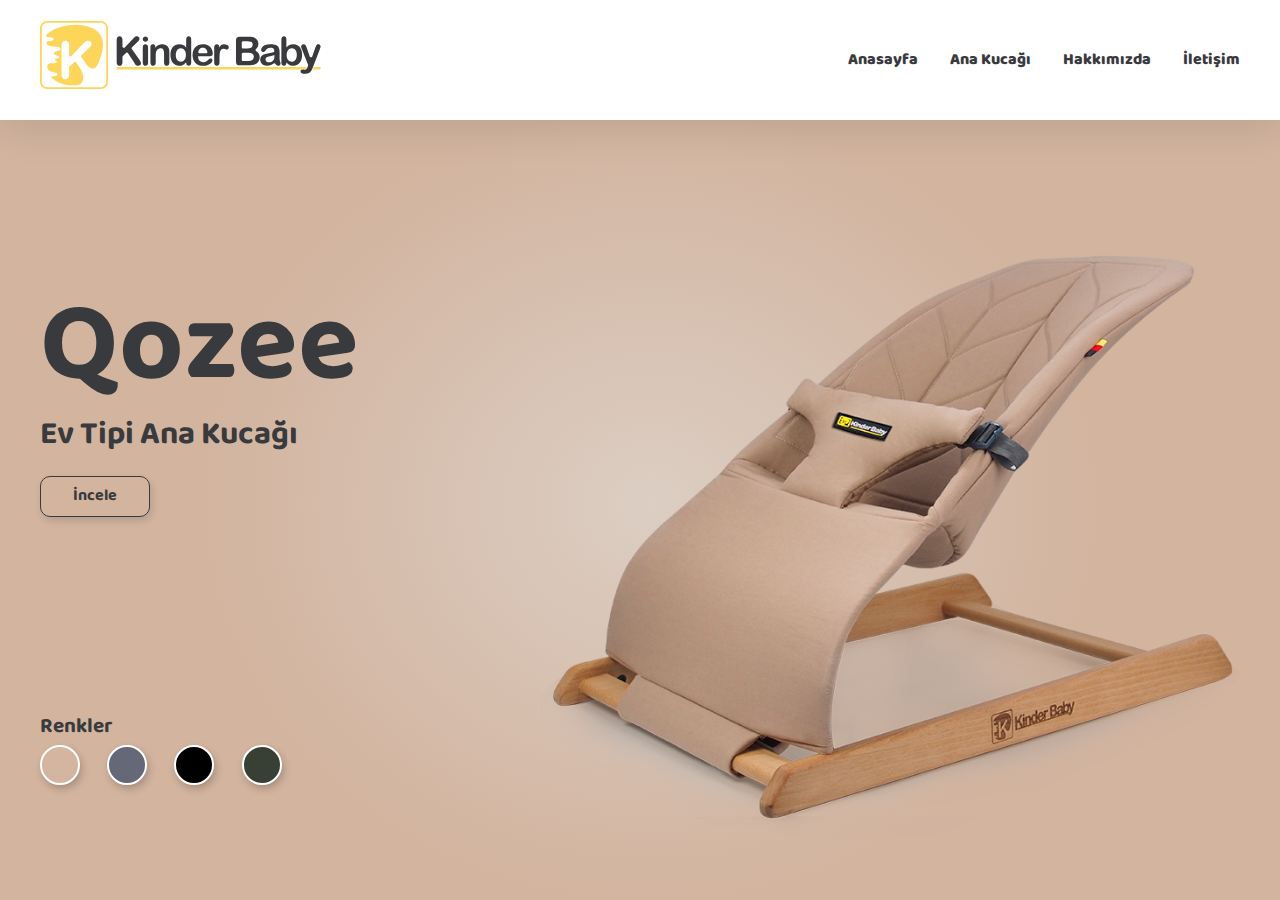
<file: index.html>
<!DOCTYPE html>
<html lang="en">
  <head>
    <meta charset="UTF-8" />
    <meta http-equiv="X-UA-Compatible" content="IE=edge" />
    <meta name="viewport" content="width=device-width, initial-scale=1.0" />
    <title>Kinder Baby</title>
    <link rel="preconnect" href="https://fonts.googleapis.com" />
    <link rel="preconnect" href="https://fonts.gstatic.com" crossorigin />
    <link rel="icon" type="image/png" sizes="96x96" href="img/favicon.png">
    <meta name="description" content="Kinder Baby Qozee ev tipi ana kucağı">
    <meta name="keywords" content="kinder baby,ana kucağı,ev tipi ana kucağı,ahşap ana kucağı,bebek gereçleri,qozee">
    <link
      href="https://fonts.googleapis.com/css2?family=Baloo+Bhaijaan+2:wght@400;500;600;700;800&display=swap"
      rel="stylesheet"
    />
    <link rel="stylesheet" href="global.css" />
    <link rel="stylesheet" href="main.css" />
    <link rel="stylesheet" href="tablet.css" />
    <link
      rel="stylesheet"
      media="screen and (max-width: 650px)"
      href="mobile.css"
    />
    <link
      rel="stylesheet"
      href="https://cdnjs.cloudflare.com/ajax/libs/font-awesome/6.1.1/css/all.min.css"
      integrity="sha512-KfkfwYDsLkIlwQp6LFnl8zNdLGxu9YAA1QvwINks4PhcElQSvqcyVLLD9aMhXd13uQjoXtEKNosOWaZqXgel0g=="
      crossorigin="anonymous"
      referrerpolicy="no-referrer"
    />
  </head>
  <body class="bodybg">
    <header id="header">
      <nav class="navigation container">
        <a href="index.html"
          ><img class="main-logo" src="img/logo.svg" alt="Kinder baby Logo"
        /></a>
        <input type="checkbox" id="click" />
        <label for="click" class="menu-btn">
          <i class="fas fa-bars"></i>
        </label>
        <ul class="nav-link">
          <li><a href="index.html">Anasayfa</a></li>
          <li><a href="productinfo.html">Ana Kucağı </a></li>
          <li><a href="about.html">Hakkımızda</a></li>
          <li><a href="contact.php">İletişim</a></li>
        </ul>
      </nav>
    </header>
    <section id="main" class="container">
      <div class="product-info colorWhite">
        <h1 id="" class="textcolor colorBlackClass">Qozee</h1>
        <h2 class="textcolor">Ev Tipi Ana Kucağı</h2>
        <a href="productinfo.html" class="info textcolor">İncele</a>
        <p class="textcolor">Renkler</p>
        <div class="color-ellipse">
          <button
            class="beige"
            onclick="imgSlider('img/beige.png');prcolor('');colorBlack();"
          ></button>
          <button
            class="gray"
            onclick="imgSlider('img/grey.png');prcolor
            ('radial-gradient(48.65% 43.61% at 50% 56.39%, #A7ABBA 0%, #646877 100%)');highlightedItems();"
          ></button>
          <button
            class="black"
            onclick="imgSlider('img/black.png');prcolor(' radial-gradient(63% 56.48% at 50% 57.13%, #8E8E8E 0%, #222326 78.8%)');highlightedItems();"
          ></button>
          <button
            class="khaki"
            onclick="imgSlider('img/khaki.png');prcolor('radial-gradient(63% 56.48% at 50% 57.13%, #898E85 0%, #43493E 78.8%)'); highlightedItems();"
          ></button>
        </div>
      </div>
      <img src="img/beige.png" alt="qozee ana kucağı bej" class="img-color" />
    </section>
    <!-- <footer class="ftr-home">
      <p class="footer-mail">info@kinderbaby.com.tr</p>
      <p>Copyright © kinderbaby.com.tr 2022 - Tüm hakları saklıdır.</p>
    </footer> -->
    <script type="text/javascript">
      function imgSlider(anything) {
        document.querySelector(".img-color").src = anything;
      }
      function prcolor(radialGradient) {
        const bodybg = document.querySelector(".bodybg");
        bodybg.style.background = radialGradient;
      }

      function highlightedItems(color) {
        const highlightedItems = document.querySelectorAll(".textcolor");

        highlightedItems.forEach(function (userItem) {
          userItem.style.color = "#fff";
          userItem.style.borderColor = "var(--yellow)";
        });
      }
      function colorBlack(color) {
        const colorBlack = document.querySelectorAll(".textcolor");

        colorBlack.forEach(function (userItem) {
          userItem.style.color = "var(--grey)";
          userItem.style.borderColor = "var(--grey)";
        });
      }
    </script>
  </body>
</html>
</file>
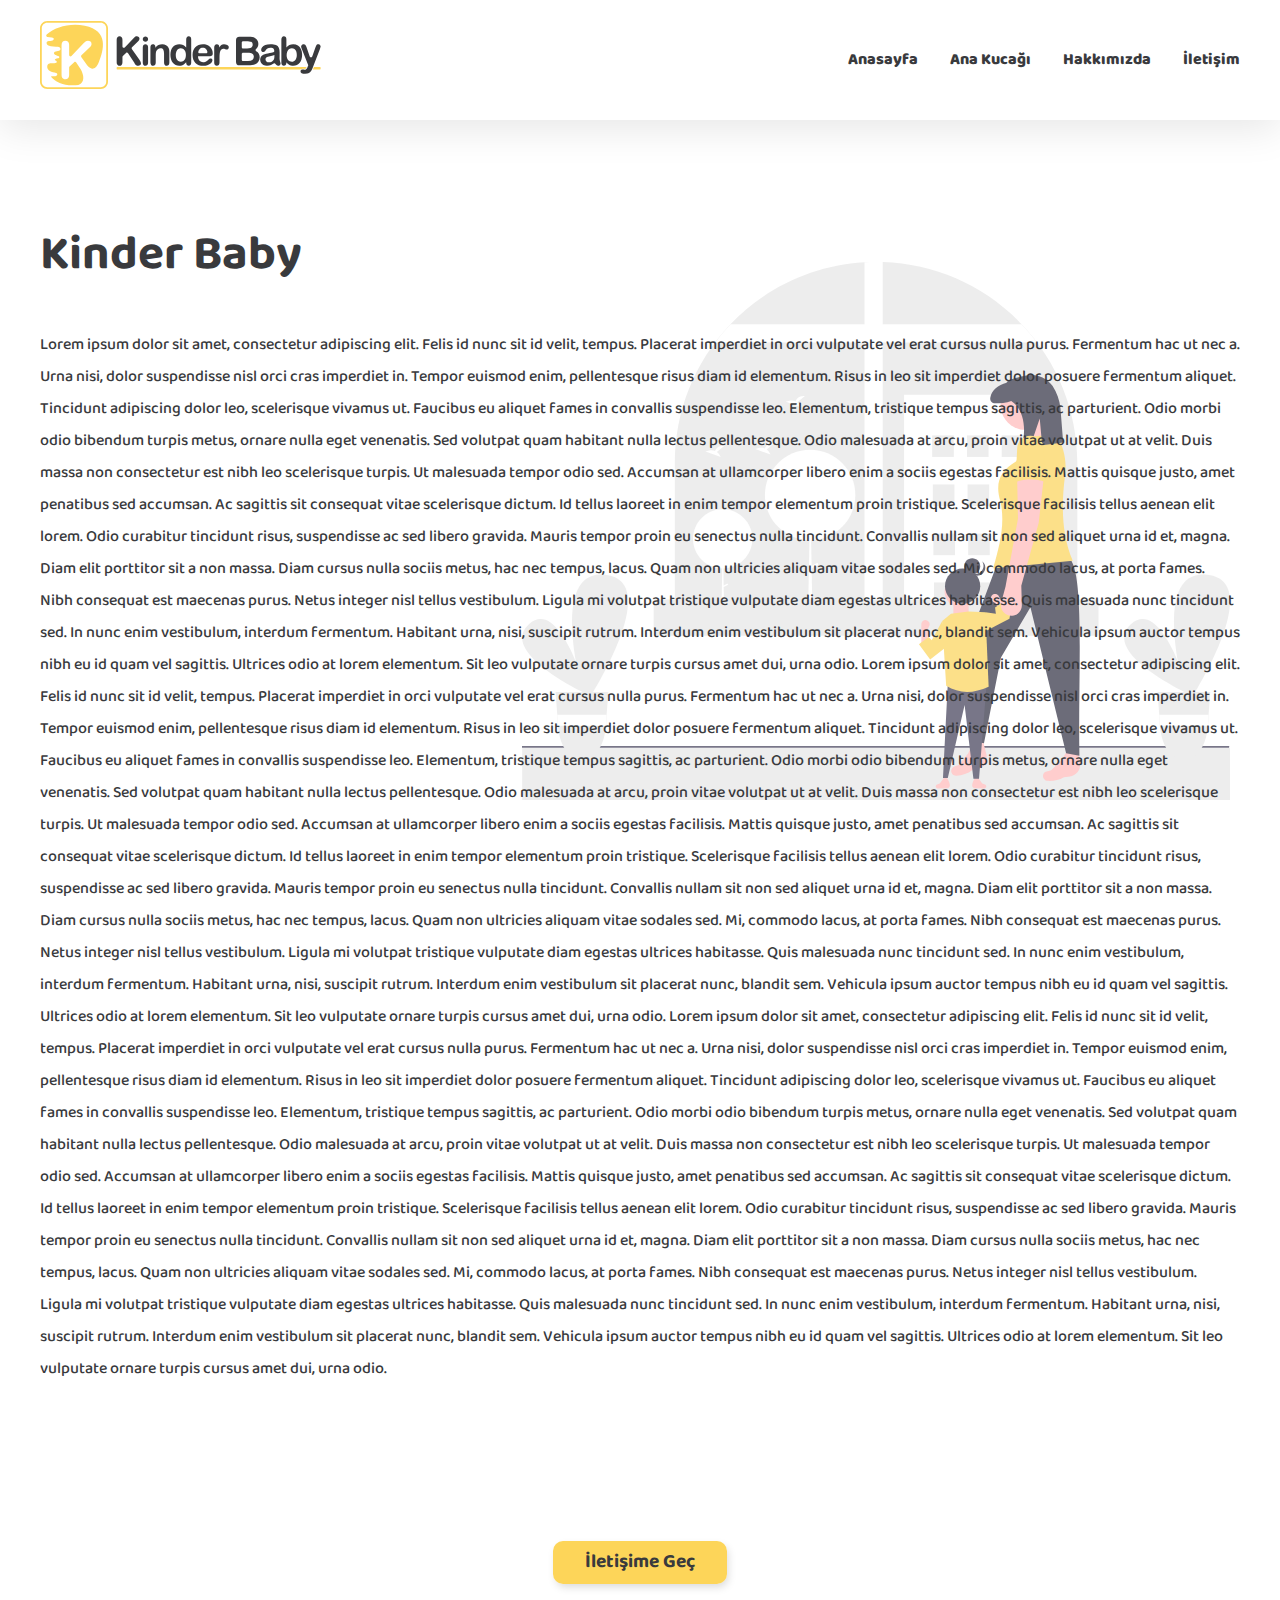
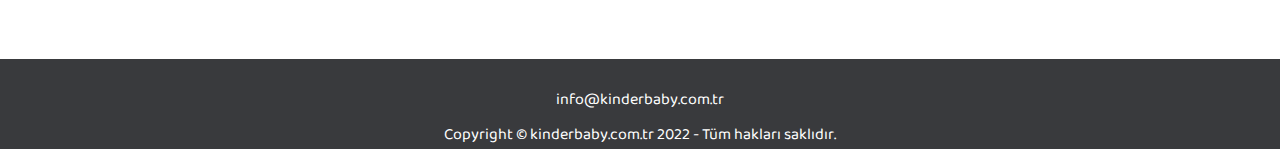
<file: about.html>
<!DOCTYPE html>
<html lang="en">
  <head>
    <meta charset="UTF-8" />
    <meta http-equiv="X-UA-Compatible" content="IE=edge" />
    <meta name="viewport" content="width=device-width, initial-scale=1.0" />
    <title>Hakkımızda</title>
    <link rel="preconnect" href="https://fonts.googleapis.com" />
    <link rel="preconnect" href="https://fonts.gstatic.com" crossorigin />
    <link rel="icon" type="image/png" sizes="96x96" href="img/favicon.png">
    <meta name="description" content="Kinder Baby Qozee ev tipi ana kucağı">
    <meta name="keywords" content="kinder baby,ana kucağı,ev tipi ana kucağı,ahşap ana kucağı,bebek gereçleri,qozee">
    <link
      href="https://fonts.googleapis.com/css2?family=Baloo+Bhaijaan+2:wght@400;500;600;700;800&display=swap"
      rel="stylesheet"
    />
    <link rel="stylesheet" href="global.css" />
    <link rel="stylesheet" href="main.css" />
    <link
      rel="stylesheet"
      media="screen and (max-width: 650px)"
      href="mobile.css"
    />
    <link
      rel="stylesheet"
      media="screen and (max-width: 768px)"
      href="tablet.css"
    />
    <link
      rel="stylesheet"
      href="https://cdnjs.cloudflare.com/ajax/libs/font-awesome/6.1.1/css/all.min.css"
      integrity="sha512-KfkfwYDsLkIlwQp6LFnl8zNdLGxu9YAA1QvwINks4PhcElQSvqcyVLLD9aMhXd13uQjoXtEKNosOWaZqXgel0g=="
      crossorigin="anonymous"
      referrerpolicy="no-referrer"
    />
  </head>
  <body id="about" class="footer-fixed">
    <header id="header">
      <nav class="navigation container">
        <a
          href="index.html
        "
          ><img src="img/logo.svg" alt="Kinder baby Logo"
        /></a>
        <input type="checkbox" id="click" />
        <label for="click" class="menu-btn">
          <i class="fas fa-bars"></i>
        </label>
        <ul class="nav-link">
          <li><a href="index.html">Anasayfa</a></li>
          <li><a href="productinfo.html">Ana Kucağı </a></li>
          <li><a href="about.html">Hakkımızda</a></li>
          <li><a href="contact.php">İletişim</a></li>
        </ul>
      </nav>
    </header>
    <section class="about container">
      <h2>Kinder Baby</h2>
      <p>
        Lorem ipsum dolor sit amet, consectetur adipiscing elit. Felis id nunc
        sit id velit, tempus. Placerat imperdiet in orci vulputate vel erat
        cursus nulla purus. Fermentum hac ut nec a. Urna nisi, dolor suspendisse
        nisl orci cras imperdiet in. Tempor euismod enim, pellentesque risus
        diam id elementum. Risus in leo sit imperdiet dolor posuere fermentum
        aliquet. Tincidunt adipiscing dolor leo, scelerisque vivamus ut.
        Faucibus eu aliquet fames in convallis suspendisse leo. Elementum,
        tristique tempus sagittis, ac parturient. Odio morbi odio bibendum
        turpis metus, ornare nulla eget venenatis. Sed volutpat quam habitant
        nulla lectus pellentesque. Odio malesuada at arcu, proin vitae volutpat
        ut at velit. Duis massa non consectetur est nibh leo scelerisque turpis.
        Ut malesuada tempor odio sed. Accumsan at ullamcorper libero enim a
        sociis egestas facilisis. Mattis quisque justo, amet penatibus sed
        accumsan. Ac sagittis sit consequat vitae scelerisque dictum. Id tellus
        laoreet in enim tempor elementum proin tristique. Scelerisque facilisis
        tellus aenean elit lorem. Odio curabitur tincidunt risus, suspendisse ac
        sed libero gravida. Mauris tempor proin eu senectus nulla tincidunt.
        Convallis nullam sit non sed aliquet urna id et, magna. Diam elit
        porttitor sit a non massa. Diam cursus nulla sociis metus, hac nec
        tempus, lacus. Quam non ultricies aliquam vitae sodales sed. Mi, commodo
        lacus, at porta fames. Nibh consequat est maecenas purus. Netus integer
        nisl tellus vestibulum. Ligula mi volutpat tristique vulputate diam
        egestas ultrices habitasse. Quis malesuada nunc tincidunt sed. In nunc
        enim vestibulum, interdum fermentum. Habitant urna, nisi, suscipit
        rutrum. Interdum enim vestibulum sit placerat nunc, blandit sem.
        Vehicula ipsum auctor tempus nibh eu id quam vel sagittis. Ultrices odio
        at lorem elementum. Sit leo vulputate ornare turpis cursus amet dui,
        urna odio. Lorem ipsum dolor sit amet, consectetur adipiscing elit.
        Felis id nunc sit id velit, tempus. Placerat imperdiet in orci vulputate
        vel erat cursus nulla purus. Fermentum hac ut nec a. Urna nisi, dolor
        suspendisse nisl orci cras imperdiet in. Tempor euismod enim,
        pellentesque risus diam id elementum. Risus in leo sit imperdiet dolor
        posuere fermentum aliquet. Tincidunt adipiscing dolor leo, scelerisque
        vivamus ut. Faucibus eu aliquet fames in convallis suspendisse leo.
        Elementum, tristique tempus sagittis, ac parturient. Odio morbi odio
        bibendum turpis metus, ornare nulla eget venenatis. Sed volutpat quam
        habitant nulla lectus pellentesque. Odio malesuada at arcu, proin vitae
        volutpat ut at velit. Duis massa non consectetur est nibh leo
        scelerisque turpis. Ut malesuada tempor odio sed. Accumsan at
        ullamcorper libero enim a sociis egestas facilisis. Mattis quisque
        justo, amet penatibus sed accumsan. Ac sagittis sit consequat vitae
        scelerisque dictum. Id tellus laoreet in enim tempor elementum proin
        tristique. Scelerisque facilisis tellus aenean elit lorem. Odio
        curabitur tincidunt risus, suspendisse ac sed libero gravida. Mauris
        tempor proin eu senectus nulla tincidunt. Convallis nullam sit non sed
        aliquet urna id et, magna. Diam elit porttitor sit a non massa. Diam
        cursus nulla sociis metus, hac nec tempus, lacus. Quam non ultricies
        aliquam vitae sodales sed. Mi, commodo lacus, at porta fames. Nibh
        consequat est maecenas purus. Netus integer nisl tellus vestibulum.
        Ligula mi volutpat tristique vulputate diam egestas ultrices habitasse.
        Quis malesuada nunc tincidunt sed. In nunc enim vestibulum, interdum
        fermentum. Habitant urna, nisi, suscipit rutrum. Interdum enim
        vestibulum sit placerat nunc, blandit sem. Vehicula ipsum auctor tempus
        nibh eu id quam vel sagittis. Ultrices odio at lorem elementum. Sit leo
        vulputate ornare turpis cursus amet dui, urna odio. Lorem ipsum dolor
        sit amet, consectetur adipiscing elit. Felis id nunc sit id velit,
        tempus. Placerat imperdiet in orci vulputate vel erat cursus nulla
        purus. Fermentum hac ut nec a. Urna nisi, dolor suspendisse nisl orci
        cras imperdiet in. Tempor euismod enim, pellentesque risus diam id
        elementum. Risus in leo sit imperdiet dolor posuere fermentum aliquet.
        Tincidunt adipiscing dolor leo, scelerisque vivamus ut. Faucibus eu
        aliquet fames in convallis suspendisse leo. Elementum, tristique tempus
        sagittis, ac parturient. Odio morbi odio bibendum turpis metus, ornare
        nulla eget venenatis. Sed volutpat quam habitant nulla lectus
        pellentesque. Odio malesuada at arcu, proin vitae volutpat ut at velit.
        Duis massa non consectetur est nibh leo scelerisque turpis. Ut malesuada
        tempor odio sed. Accumsan at ullamcorper libero enim a sociis egestas
        facilisis. Mattis quisque justo, amet penatibus sed accumsan. Ac
        sagittis sit consequat vitae scelerisque dictum. Id tellus laoreet in
        enim tempor elementum proin tristique. Scelerisque facilisis tellus
        aenean elit lorem. Odio curabitur tincidunt risus, suspendisse ac sed
        libero gravida. Mauris tempor proin eu senectus nulla tincidunt.
        Convallis nullam sit non sed aliquet urna id et, magna. Diam elit
        porttitor sit a non massa. Diam cursus nulla sociis metus, hac nec
        tempus, lacus. Quam non ultricies aliquam vitae sodales sed. Mi, commodo
        lacus, at porta fames. Nibh consequat est maecenas purus. Netus integer
        nisl tellus vestibulum. Ligula mi volutpat tristique vulputate diam
        egestas ultrices habitasse. Quis malesuada nunc tincidunt sed. In nunc
        enim vestibulum, interdum fermentum. Habitant urna, nisi, suscipit
        rutrum. Interdum enim vestibulum sit placerat nunc, blandit sem.
        Vehicula ipsum auctor tempus nibh eu id quam vel sagittis. Ultrices odio
        at lorem elementum. Sit leo vulputate ornare turpis cursus amet dui,
        urna odio.
      </p>
      <img src="img/about-img.svg" alt="Anne Bebek" />
      <div class="contact-me">
        <a href="contact.php" class="btn-yellow text-canter">İletişime Geç</a>
      </div>
    </section>
    <footer class="ftr">
      <p class="footer-mail">info@kinderbaby.com.tr</p>
      <p>Copyright © kinderbaby.com.tr 2022 - Tüm hakları saklıdır.</p>
    </footer>
  </body>
</html>
</file>
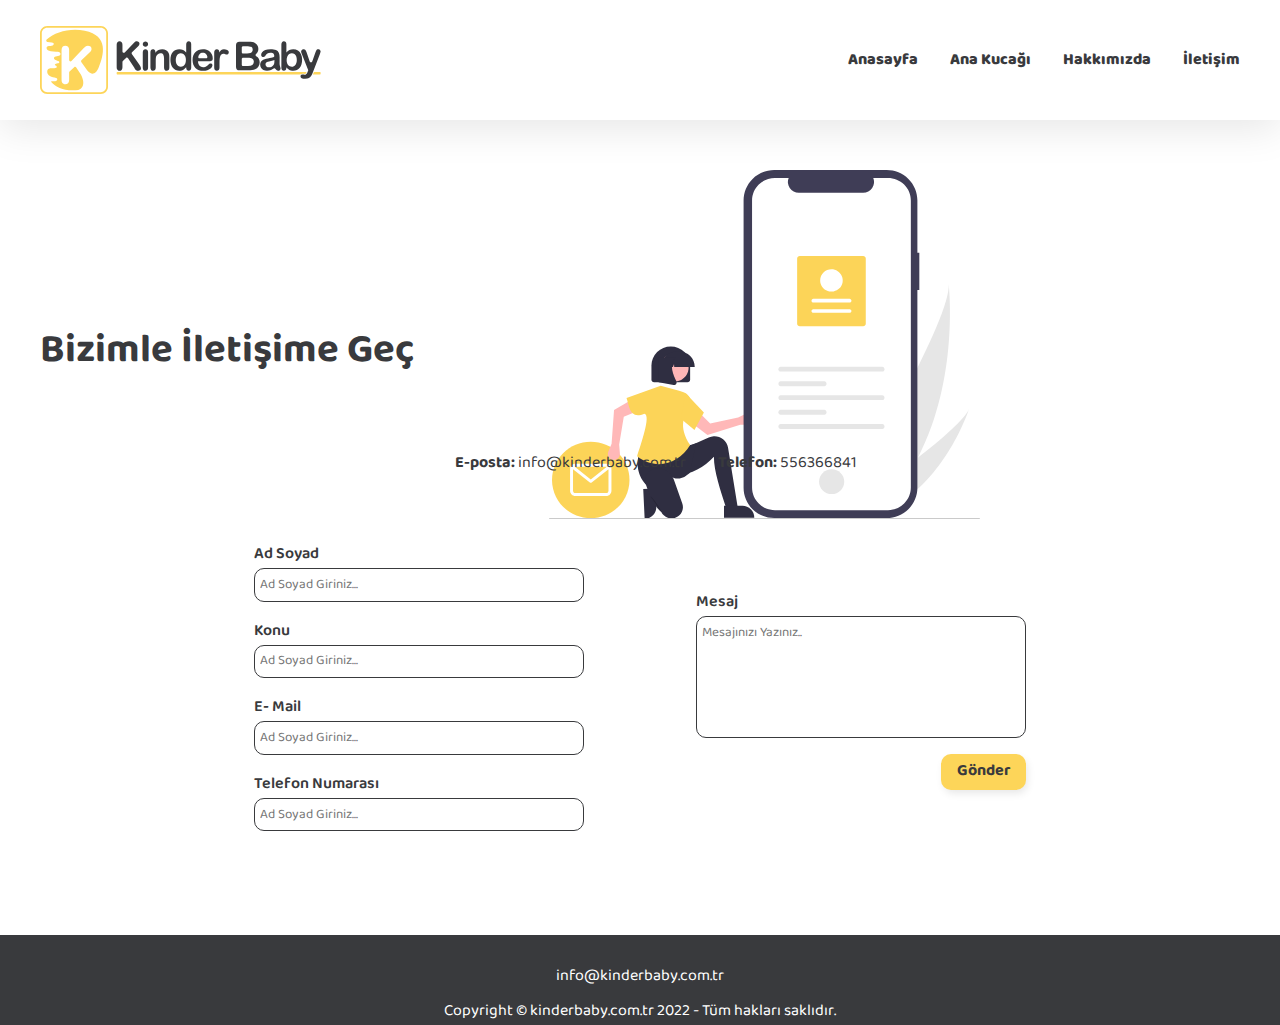
<file: contact.html>
<!DOCTYPE html>
<html lang="en">
  <head>
    <meta charset="UTF-8" />
    <meta http-equiv="X-UA-Compatible" content="IE=edge" />
    <meta name="viewport" content="width=device-width, initial-scale=1.0" />
    <title>iletişim</title>
    <link rel="preconnect" href="https://fonts.googleapis.com" />
    <link rel="preconnect" href="https://fonts.gstatic.com" crossorigin />
    <link
      href="https://fonts.googleapis.com/css2?family=Baloo+Bhaijaan+2:wght@400;500;600;700;800&display=swap"
      rel="stylesheet"
    />
    <link rel="stylesheet" href="global.css" />
    <link rel="stylesheet" href="main.css" />
    <link
    rel="stylesheet"
    
    href="tablet.css"
  />
    <link
      rel="stylesheet"
      media="screen and (max-width: 500px)"
      href="mobile.css"
    />
   
    <link
      rel="stylesheet"
      href="https://cdnjs.cloudflare.com/ajax/libs/font-awesome/6.1.1/css/all.min.css"
      integrity="sha512-KfkfwYDsLkIlwQp6LFnl8zNdLGxu9YAA1QvwINks4PhcElQSvqcyVLLD9aMhXd13uQjoXtEKNosOWaZqXgel0g=="
      crossorigin="anonymous"
      referrerpolicy="no-referrer"
    />
  </head>
  <body id="about">
    <header id="header">
      <nav class="navigation container">
        <img src="img/logo.svg" alt="Kinder baby Logo" />
        <input  type="checkbox" id="click" />
        <label for="click" class="menu-btn">
          <i class="fas fa-bars"></i>
        </label>
  
      <ul class="nav-link">
          <li><a href="index.html">Anasayfa</a></li>
          <li><a href="#">Ana Kucağı </a></li>
          <li><a href="about.html">Hakkımızda</a></li>
          <li><a href="#">İletişim</a></li>
        </ul>
      </nav>
    </header>
    <section class="contact container">
      <h2>Bizimle İletişime Geç</h2>
      <div class="mail-phone container">
        <p class="mailadress"><b>E-posta:</b> info@kinderbaby.com.tr</p>
        <p> <b>Telefon:</b> 556366841</p>
      </div>
      <div class="contact-img">
        <img src="img/contact-img.svg" alt="Kinder Baby İletişim" />
      </div>
      <div class="contact-form">
    <div class="item-1">
          <div class="form-group">
              
            <label for="">Ad Soyad</label>
            <input 
              type="text"
              name="isim"
              id="isim"
              class="form-control"
              placeholder="Ad Soyad Giriniz... "
            />
          </div> 
          <div class="form-group">
              
            <label for="">Konu</label>
            <input 
              type="text"
              name="isim"
              id="isim"
              class="form-control"
              placeholder="Ad Soyad Giriniz... "
            />
          </div> 
                 <div class="form-group">
            <label for="">E- Mail</label>
            <input 
              type="email"
              name="isim"
              id="isim"
              class="form-control"
              placeholder="Ad Soyad Giriniz... "
            />
          </div>
          <div class="form-group">
            <label for="">Telefon Numarası</label>
            <input 
              type="tel"
              name="isim"
              id="isim"
              class="form-control"
              placeholder="Ad Soyad Giriniz... "
            />
          </div>
        </div>
          <div class="item-2">
            <label for="" class="m-label">Mesaj</label>  
            <div class="message-button">
              
              <textarea
                name="Mesaj"
                id=""
                rows="5"
                class="form-control"
                placeholder="Mesajınızı Yazınız.."
              ></textarea>
              <button type="button" class="contact-button">Gönder</button>
            </div>
          
       </div>
        </div>
      </div>
     
    </section>
    <footer class="ftr">
        <p class="footer-mail">info@kinderbaby.com.tr</p>
        <p>Copyright © kinderbaby.com.tr 2022 - Tüm hakları saklıdır.</p>
    </footer>
  </body>
</html>
</file>
<file: global.css>
* {
  margin: 0px;
  padding: 0px;
  box-sizing: border-box;
  font-family: "Baloo Bhaijaan 2", cursive;
  color: var(--grey);
}
:root {
  --grey: #393a3d;
  --white: #fff;
  --yellow: #fdd559;
  --greygra: radial-gradient(
    48.65% 43.61% at 50% 56.39%,
    #a7abba 0%,
    #646877 100%
  );
}
a {
  text-decoration: none;
}
.text-canter {
  text-align: center;
}
.container {
  max-width: 1250px;
  margin: 0 auto;
  padding-left: 25px;
  padding-right: 25px;
}
.main-container {
  max-width: 1400px;
  margin: 0 auto;
}
.asd {
  max-width: 800px;
  margin: 0 auto;
}
li {
  list-style-type: none;
}
/* .colorWhite{
  color: var(--white);
} */
</file>
<file: main.css>
.footer-fixed {
  min-height: 100vh;
  display: flex;
  flex-direction: column;
}

.bodybg {
  height: 100vh;
  background: radial-gradient(
    34.85% 43.98% at 50.89% 56.02%,
    rgba(209, 190, 176, 0.76) 0%,
    #d2b49f 100%
  );
}
#header {
  width: 100%;
  background: var(--white);
  box-shadow: 0px 8px 40px rgba(0, 0, 0, 0.1);
}
.navigation {
  padding-left: 25px;
  padding-right: 25px;
  display: flex;
  justify-content: space-between;
  align-items: center;
  align-content: center;
  height: 120px;
}
.nav-link {
  display: flex;
  align-content: center;
}

.nav-link a {
  margin-left: 2rem;
  font-weight: 900;
  transition: 0.3s;
}
.nav-link a:hover {
  color: var(--yellow);

  border: 3px;
}
/* nav icon */
nav .menu-btn i {
  color: var(--grey);
  font-size: 1.5rem;
  display: none;
}
#click {
  display: none;
}

#main {
  display: flex;
  justify-content: space-between;
  /* flex-wrap: wrap; */
  margin-top: 3rem;
}
#main .product-info {
  padding-top: 8rem;
  /* padding-left: 6rem; */
}
#main img {
  position: relative;
  max-width: 800px;
  margin-top: 5rem;
  margin-right: -80px;
  z-index: -1;
}
.img-mobil {
  display: none;
  position: relative;
  max-width: 800px;
  margin-top: 5rem;
  margin-right: -80px;
  z-index: -1;
}

#main h1 {
  font-size: 7rem;
}
#main h2 {
  font-size: 2rem;
  margin-bottom: 20px;
}

#main .product-info .info {
  border: 1.5px solid var(--grey);
  padding: 0.4rem 2rem;
  border-radius: 10px;
  font-size: 1.2 rem;
  font-weight: 700;
  box-shadow: 2px 4px 8px -1px rgba(0, 0, 0, 0.15);
  transition: 0.3s;
}
.info:hover {
  background: var(--yellow);
}
#main .product-info h1 {
  line-height: 1;
}

#main .product-info p {
  font-size: 1.3rem;
  font-weight: 700;
  margin-top: 200px;
}

/* qozee color ellipse */

.color-ellipse {
  display: flex;
}
.color-ellipse button {
  cursor: pointer;
  margin-bottom: 3rem;
  width: 40px;
  height: 40px;
}
.color-ellipse .beige {
  background: #d3b5a0;
  border: 2.5px solid var(--white);
  border-radius: 100%;
  box-shadow: 2px 4px 8px -1px rgba(0, 0, 0, 0.25);
  transition: 0.3s;
}
.color-ellipse .gray {
  margin-left: 1.7rem;

  background: #646877;
  border: 2.5px solid var(--white);
  border-radius: 100%;
  box-shadow: 2px 4px 8px -1px rgba(0, 0, 0, 0.25);
}
.color-ellipse .black {
  margin-left: 1.7rem;
  width: 40px;
  height: 40px;
  background: #000000;
  border: 2.5px solid var(--white);
  border-radius: 100%;
  box-shadow: 2px 4px 8px -1px rgba(0, 0, 0, 0.25);
}
.color-ellipse .khaki {
  margin-left: 1.7rem;
  width: 40px;
  height: 40px;
  background: #384036;
  border: 2.5px solid var(--white);
  border-radius: 100%;
  box-shadow: 2px 4px 8px -1px rgba(0, 0, 0, 0.25);
}
.beige:hover {
  border: 2.5px solid var(--yellow);
  opacity: 90%;
}
.beige:active {
  border: 2.5px solid var(--yellow);
  opacity: 90%;
}
.gray:hover {
  border: 2.5px solid var(--yellow);
  opacity: 90%;
}
.black:hover {
  border: 2.5px solid var(--yellow);
  opacity: 90%;
}
.khaki:hover {
  border: 2.5px solid var(--yellow);
  opacity: 90%;
}
footer {
  background: var(--grey);
  bottom: 0;
  width: 100%;
  margin-top: auto;
}
footer p {
  text-align: center;
  color: var(--white);
}
footer .footer-mail {
  padding-top: 1.75rem;
  padding-bottom: 0.5rem;
}
/* about css */
#about {
  background: var(--white);
}
.contact-me {
  text-align: center;
  margin-top: 10rem;
  margin-bottom: 5rem;
}
.about {
  padding-right: 25px;
  padding-left: 25px;
}
.about h2 {
  font-size: 3rem;
  margin-top: 6rem;
}
.about p {
  font-weight: 500;
  margin-top: 2rem;
  line-height: 2;
}
.about img {
  opacity: 70%;
  width: 100%;
  max-width: 708px;
  height: auto;
  position: absolute;
  right: 0;
  bottom: 0;
  margin-right: 50px;
  margin-bottom: 100px;
  z-index: -1;
}
.btn-yellow {
  background: var(--yellow);
  color: var(--grey);
  padding: 0.3rem 2rem;
  border-radius: 10px;
  font-size: 1.2rem;
  font-weight: 700;
  box-shadow: 2px 4px 8px -1px rgba(0, 0, 0, 0.15);
  margin: 0 auto;
  margin-top: 3rem;
  transition: 0.3s;
}
.btn-yellow:hover {
  background: var(--grey);
  color: var(--yellow);
}

/* contact */
.contact {
  padding-top: 70px;
  display: flex;
  flex-direction: column;
  padding: left 25px;
  padding-right: 25px;
}
.contact h2 {
  font-size: 2.5rem;
  margin-top: 8rem;
}
.form-group label {
  display: block;
  margin-top: 1rem;
  font-weight: 600;
}
.m-label {
  font-weight: 600;
}
.mail-phone {
  display: flex;
}
.mail-phone p {
  margin-left: 2rem;
  margin-top: 4rem;
}
.contact .contact-img {
  position: absolute;
  right: 0;
  top: 0;
  z-index: -1;
  margin-right: 300px;
  margin-top: 170px;
}
.contact-form {
  max-width: 800px;
  margin-left: auto;
  margin-right: auto;
  display: flex;
  flex-wrap: wrap;
  justify-content: space-between;
  margin-top: 3rem;
  margin-bottom: 3rem;
}
.form-control {
  width: 330px;
  padding: 0.3rem;
  border: 1px solid var(--grey);
  border-radius: 10px;
  resize: none;
}
.item-1 {
  display: flex;
  flex-direction: column;
  justify-content: space-between;
  margin-bottom: 3.5rem;
}
.item-2 {
  margin-top: 4rem;
  margin-left: 7rem;
}
.message-button {
  display: flex;
  flex-direction: column;
  align-items: flex-end;
}
.message-button button {
  border: 0px;
  margin-top: 1rem;
  background: var(--yellow);
  color: var(--grey);
  padding: 0.3rem 1rem;
  border-radius: 10px;
  font-size: 1rem;
  font-weight: 700;
  box-shadow: 2px 4px 8px -1px rgba(0, 0, 0, 0.1);
  transition: 0.3s;
}
.contact-button:hover {
  background-color: var(--grey);
  color: var(--yellow);
}
.formtext {
  font-weight: 700;
  color: var(--yellow);
}
</file>
<file: tablet.css>
@media screen and (min-width: 2000px) {
  .ftr-home{
    position:fixed;
    bottom:0;
  }

}
@media screen and (max-width: 1300px) {
  #main img {
    width: 100%;
    max-width: 700px;
    height: 100%;
    margin-top: 5rem;
    margin-right: 0px;
    
  }
}
@media screen and (max-width: 1050px) {
  #main img {
    width: 100%;
    max-width: 600px;
    height: 100%;
    margin-top: 5rem;
  }
}
@media screen and (max-width: 950px) {
  #main img {
    width: 100%;
    max-width: 550px;
    height: 100%;
    margin-top: 5rem;
  }
}
@media screen and (max-width: 900px) {
  #main img {
    width: 100%;
    max-width: 450px;
    height: 100%;
    margin-top: 5rem;
  }
}
@media screen and (max-width: 800px) {
  #main img {
    width: 100%;
    max-width: 400px;
    height: 100%;
    margin-top: 5rem;
  }
}
@media screen and (max-width: 850px) {
  .item-2 {
    margin-left: 2rem;
  }
  .contact .contact-img {
    opacity: 10%;
    margin-right: 0px;
    margin-top: 150px;
  }
}

@media screen and (max-width: 760px) {
  #main {
    flex-direction: column;
    justify-content: center;
    align-items: center;
  }
  /* navigation */
  #click:checked ~ .menu-btn i:before {
    content: "\f00d";
    transition: all 0.5s ease;
    font-size: 1.5rem;
  }
  nav ul {
    position: fixed;
    top: 100px;
    left: -100%;
    background: #393a3d;
    height: 100vh;
    width: 100%;
    flex-direction: column;
    align-items: center;
    transition: all 0.5s ease;
  }
  #click:checked ~ ul {
    left: 0%;
  }
  nav li {
    padding: 0;
    padding-top: 3rem;
  }
  nav li a {
    font-size: 2rem;
    color: white;
  }
  .nav-link a {
    margin-left: 0px;
  }
  nav .menu-btn i {
    display: block;
    cursor: pointer;
  }
  .product-info {
    text-align: center;
  }
  .product-info .color-ellipse {
    padding-top: 1rem;
    justify-content: center;
  }
  .product-info p {
    text-align: center;
  }
  #main img {
    order: 1;
  }
  #main .product-info {
    order: 2;
  }
  .item-2 {
    margin-left: 0rem;
    margin-right: 0rem;
  }
  .form-control {
    display: flex;
    align-items: center;
    width: 300px;
  }
  .contact-form {
    display: block;
  }
  .message-button {
    display: flex;
    flex-direction: column;
    align-items: center;
  }
  .message-button button {
    margin-bottom: 50px;
  }
  .mail-phone p {
    margin-left: auto;
  }
}
</file>
<file: mobile.css>
.navigation {
  height: 100px;
}
#main {
  flex-direction: column;
  align-items: center;
  padding: 0px;
  margin: 0px;
  padding-bottom: 100px;
}
#main h1 {
  font-size: 5rem;
}
#main .product-info {
  padding: 0rem;
}
#main .product-info h2 {
  text-align: center;
  margin-bottom: 20px;
  font-weight: 600;
}

#main .product-info .info {
  position: relative;
  z-index: 0;
  text-align: center;
  top: 140px;
}

#main .product-info p {
  margin-top: -30px;
  margin-bottom: -8px;
}
.img-mobil {
  display: block;
}
#main img {
  order: 1;
}

#main .product-info {
  order: 2;
}
/* navigation */
#click:checked ~ .menu-btn i:before {
  content: "\f00d";
  transition: all 0.5s ease;
  font-size: 1.5rem;
}
header {
  position: fixed;
}
#main {
  padding-top: 70px;
}
#main img {
  max-width: 350px;
}

nav ul {
  /* position: fixed; */
  top: 100px;
  left: -100%;
  background: var(--grey);
  height: 100vh;
  width: 100%;
  z-index: -1;
  flex-direction: column;
  align-items: center;
  transition: all 0.5s ease;
}
#click:checked ~ ul {
  left: 0%;
}
nav li {
  padding: 0;
  padding-top: 3rem;
}
nav li a {
  font-size: 2rem;
  color: white;
}
.nav-link a {
  margin-left: 0px;
}
nav .menu-btn i {
  display: block;
  cursor: pointer;
}
.product-info {
  text-align: center;
}
.navigation a img {
  max-width: 220px;
  margin-top: 10px;
}
.product-info .color-ellipse {
  padding-top: 1rem;
  justify-content: center;
}
.product-info p {
  text-align: center;
}
/* about */
.about {
  padding-top: 70px;
}
.about img {
  width: 200px;
  max-width: 300px;
  opacity: 40%;
  left: 0;
  top: 0;
  margin-left: 170px;
  margin-top: 140px;
}
/* contact */
.item-2 {
  margin-left: 0rem;
  margin-right: 0rem;
}
.form-control {
  display: flex;
  align-items: center;
  width: 300px;
}
.contact-form {
  display: block;
}
.message-button {
  display: flex;
  flex-direction: column;
  align-items: center;
}
.message-button button {
  margin-bottom: 50px;
}
.mail-phone p {
  margin-left: auto;
}

/* footer */
footer p {
  font-size: 0.75rem;
  padding-top: 0.5rem;
}
</file>
